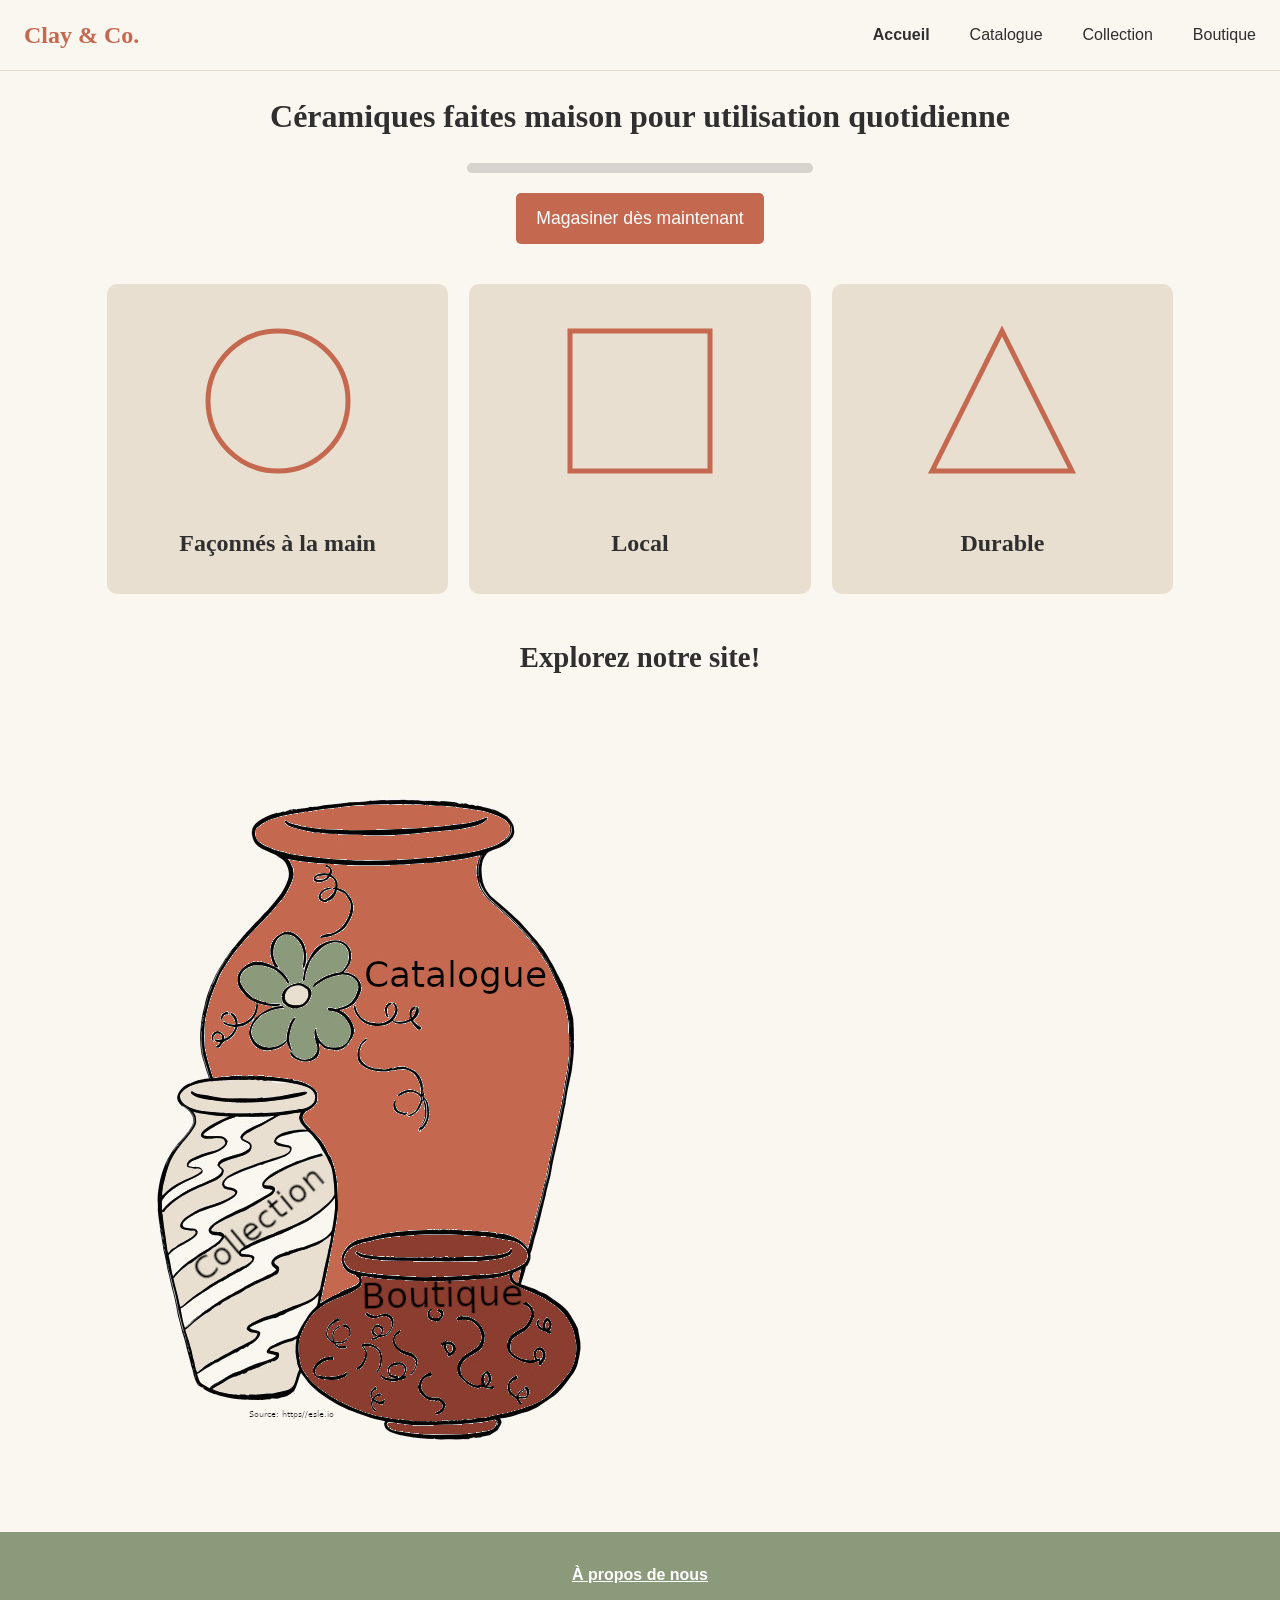
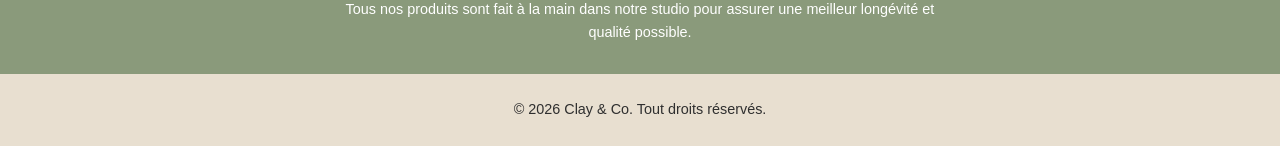
<file: pages/index.html>
<!-- Équipe 10: Félix Désilets (20377097), Jonathan Audet (20373865) -->
<!DOCTYPE html>
<html lang="fr">
	<head>
		<meta charset="UTF-8"/>
		<link rel="stylesheet" href="../styles/style.css">
		<title>Accueil</title>
		<meta name="viewport" content="width=device-width, initial-scale=1">
	</head>

	<body>
		<header>
			<div class="logo">Clay &amp; Co. </div>
			<nav> 
				<a href="./index.html"><strong>Accueil</strong></a>		
				<a href="./catalogue.html">Catalogue</a>
				<a href="./collection.html">Collection</a>
				<a href="./boutique.html">Boutique</a>
			</nav>
		</header>

		<main>
			<h1>Céramiques faites maison pour utilisation quotidienne</h1>
			
			<hr id="spacer">

				<div id="boite-bouton">
					<button type="button" onclick="window.location.href='./catalogue.html'">Magasiner dès maintenant</button>
				</div>
			
			<section id="boites">
				<div class="boite">
					<svg xmlns="http://www.w3.org/2000/svg" width="150" height="150">
						<circle cx="75" cy="75" r="70" stroke="#C4694F" fill="#E8DFD0" stroke-width="5" />
					</svg>	
					<p>Façonnés à la main</p>
				</div>

				<div class="boite">
					<svg xmlns="http://www.w3.org/2000/svg" width="150" height="150">
						<rect x="5" y="5" width="140" height="140" stroke="#C4694F" fill="#E8DFD0" stroke-width="5"/>
					</svg>
					<p>Local</p>
				</div>

				<div class="boite">
					<svg xmlns="http://www.w3.org/2000/svg" width="150" height="150">
						<polygon points= "5,145 75,5 145,145" stroke="#C4694F" fill="#E8DFD0" stroke-width="5" />
					</svg>
					<p>Durable</p>
				</div>
			</section>

			<section>
				<!-- Image Map Generated by http://www.image-map.net/ -->
				<h2>Explorez notre site!</h2>
				<img id="image-map" src="../Assets/Three-Vases-thumbnail-1754254112.jpg" usemap="#image-map" alt="ImageVases">

				<map name="image-map">
					<area target="" alt="Collection" title="Collection" href="./collection.html" coords="241,423,277,497,254,620,229,657,238,685,229,709,136,703,92,507,126,422,112,404,147,386,242,394,256,410" shape="poly">
					<area target="" alt="Boutique" title="Boutique" href="./boutique.html" coords="446,591,465,570,451,546,320,544,274,566,301,590,259,614,228,658,255,705,304,725,333,745,420,746,489,707,517,666,510,631,481,609" shape="poly">
					<area target="" alt="Catalogue" title="Catalogue" href="./catalogue.html" coords="164,265,135,336,145,388,241,394,254,409,240,425,275,499,256,615,298,594,274,566,346,541,418,543,471,560,508,355,498,285,420,195,432,159,449,147,443,125,347,110,260,115,190,129,188,154,214,164,230,184,215,212" shape="poly">
				</map>
			</section>
		</main>

		<section id="a-propos">
			<h4>À propos de nous</h4>
			<p>Tous nos produits sont fait à la main dans notre studio pour assurer une meilleur longévité et qualité possible.</p>
		</section>

		<footer class="droits">
			<p> &copy; 2026 Clay &amp; Co. Tout droits réservés.</p>
		</footer>
	</body>
</html>
</file>
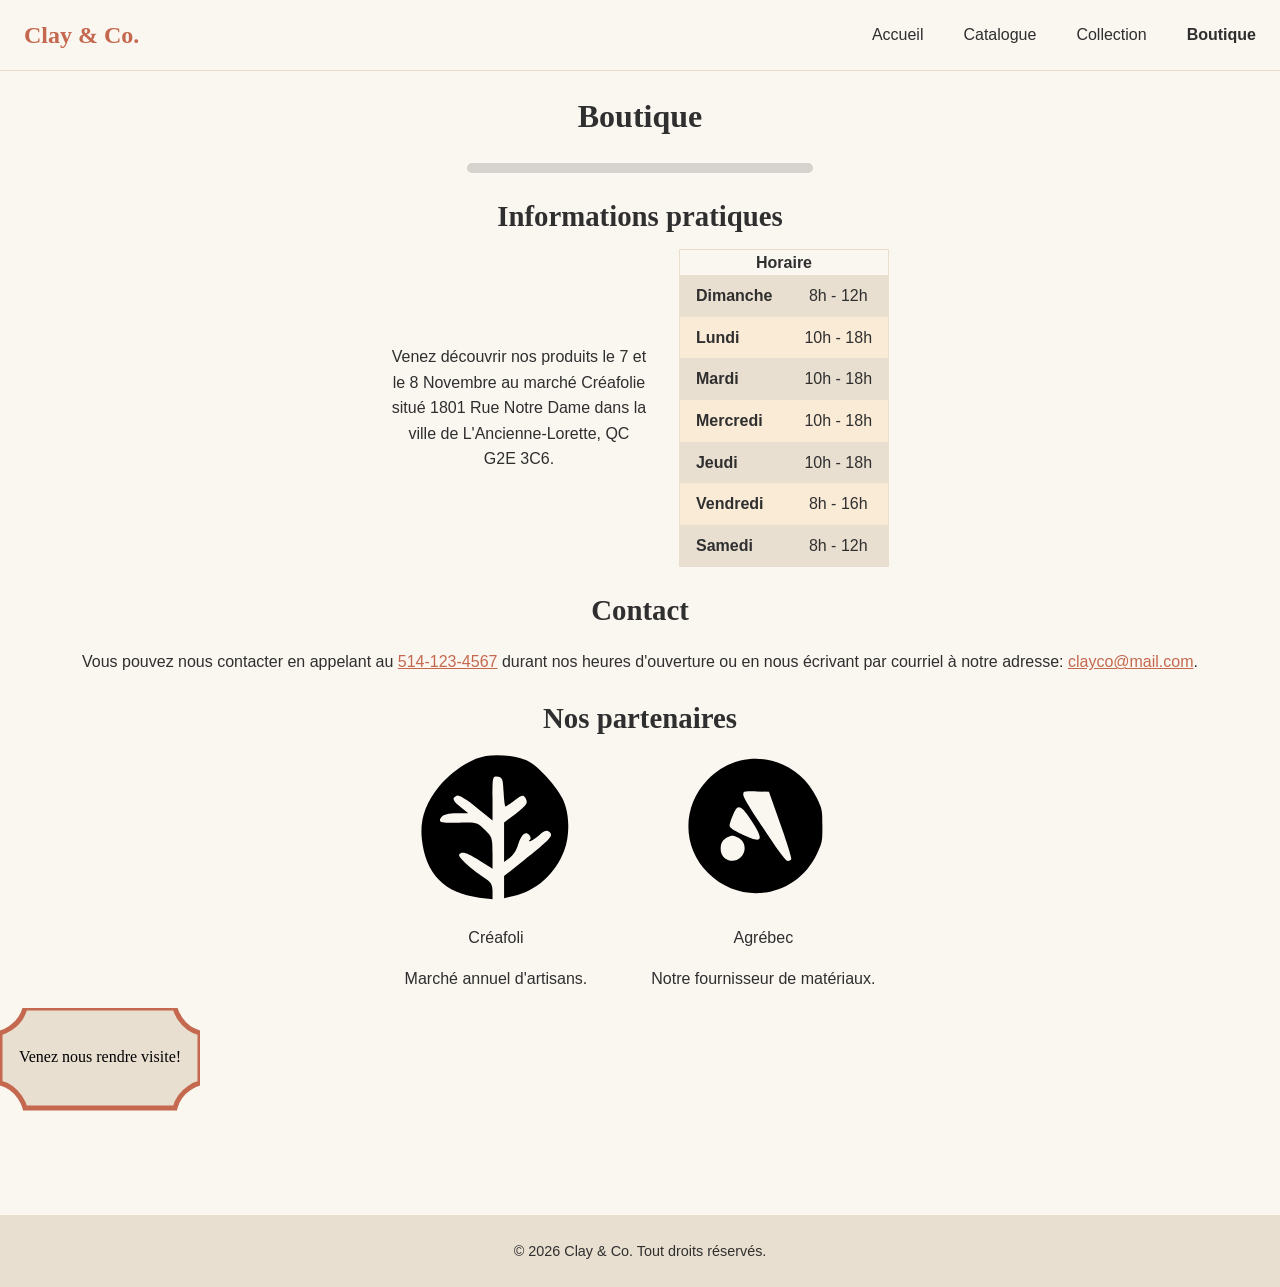
<file: pages/boutique.html>
<!-- Équipe 10: Félix Désilets (20377097), Jonathan Audet (20373865) -->
<!DOCTYPE html>
<html lang="fr">
	<head>
		<meta charset="UTF-8"/>
		<link rel="stylesheet" href="../styles/style.css">
		<title>Boutique</title>
		<meta name="viewport" content="width=device-width, initial-scale=1">
	</head>

	<body class="page-boutique">
		<header>
			<div class="logo">Clay &amp; Co. </div>
			<nav>
				<a href="./index.html">Accueil</a>		
				<a href="./catalogue.html">Catalogue</a>
				<a href="./collection.html">Collection</a>
				<a href="./boutique.html"><strong>Boutique</strong></a>
			</nav>
		</header>

		<main>
			<h1>Boutique</h1>
			
			<hr id="spacer">

			<section>
				<h2>Informations pratiques</h2>
				<div class="rangée">
					<p class="boutique-paragraphe">
						Venez découvrir nos produits le <time datetime="11-07">7</time> et le <time datetime="11-08">8</time> Novembre
						au marché Créafolie situé 1801 Rue Notre Dame dans la ville de L'Ancienne-Lorette, QC G2E 3C6.
					</p>

					<div id="div-horaire">
						<table>
							<caption>Horaire</caption>
							<tr>
								<th>Dimanche</th>
								<td><time datetime="8:00">8h</time> - <time datetime="12:00">12h</time></td>
							</tr>
							<tr>
								<th>Lundi</th>
								<td><time datetime="10:00">10h</time> - <time datetime="18:00">18h</time></td>
							</tr>	
							<tr>
								<th>Mardi</th>
								<td><time datetime="10:00">10h</time> - <time datetime="18:00">18h</time></td>
							</tr>	
							<tr>
								<th>Mercredi</th>
								<td><time datetime="10:00">10h</time> - <time datetime="18:00">18h</time></td>
							</tr>	
							<tr>
								<th>Jeudi</th>
								<td><time datetime="10:00">10h</time> - <time datetime="18:00">18h</time></td>
							</tr>
							<tr>
								<th>Vendredi</th>
								<td><time datetime="8:00">8h</time> - <time datetime="16:00">16h</time></td>
							</tr>
							<tr>
								<th>Samedi</th>
								<td><time datetime="8:00">8h</time> - <time datetime="12:00">12h</time></td>
							</tr>
						</table>
					</div>
				</div>
			</section>

			<section>
				<h2>Contact</h2>
				<p>Vous pouvez nous contacter en appelant au <a href="tel:5141234567">514-123-4567</a> durant nos heures d'ouverture ou
					en nous écrivant par courriel à notre adresse: <a href="mailto:clayco@mail.com">clayco@mail.com</a>.
				</p>
			</section>

			<section>
				<h2>Nos partenaires</h2>
				<!-- Note: les logos SVG ont été générés via le site https://svgcreator.com/ à partir de jpg trouvé sur les sites liées.-->
					<div class="grille">
						<div class="partenaire">
							<a href="https://www.marchecreafolie.com/">
								<svg xmlns="http://www.w3.org/2000/svg" width="150px" height="150px" viewBox="0 0 65 63" version="1.1">
									<path d="M 28.108 1.190 C 21.503 2.324, 13.163 7.786, 7.715 14.545 C 1.776 21.912, -0.502 28.923, 0.360 37.175 C 1.938 52.272, 10.247 60.740, 25.250 62.540 L 31 63.230 31 59.748 C 31 56.804, 30.393 55.864, 27.076 53.669 C 21.137 49.739, 15.939 44.908, 16.562 43.899 C 17.570 42.269, 19.889 42.954, 25.481 46.531 L 31 50.061 31 43.227 C 31 36.779, 30.809 36.207, 27.631 33.127 C 24.367 29.963, 24.024 29.869, 16.618 30.085 C 8.357 30.326, 7.025 29.880, 8.980 27.524 C 9.810 26.525, 12.010 25.996, 15.372 25.989 L 20.500 25.978 17.250 23.416 C 13.681 20.604, 13.211 19.240, 15.505 18.360 C 16.425 18.006, 19.724 19.976, 24.005 23.434 L 31 29.086 31 19.474 C 31 10.077, 31.051 9.868, 33.250 10.180 C 35.271 10.467, 35.530 11.136, 35.798 16.750 C 35.961 20.188, 36.329 23, 36.614 23 C 36.900 23, 38.714 21.794, 40.647 20.320 C 43.548 18.107, 44.317 17.890, 45.065 19.070 C 46.583 21.469, 46.074 22.357, 40.943 26.265 L 36 30.030 36 38.562 L 36 47.093 38.488 45.297 C 39.856 44.309, 41.434 41.865, 41.995 39.866 C 43.278 35.293, 45.279 33.427, 46.859 35.330 C 47.477 36.075, 47.687 36.980, 47.325 37.342 C 45.510 39.157, 48.605 37.669, 51.218 35.470 C 53.596 33.469, 54.519 33.186, 55.637 34.114 C 57.483 35.646, 56.222 37.045, 44.750 46.197 L 36 53.177 36 57.982 L 36 62.787 40.089 61.869 C 50 59.642, 58.257 52.232, 62.066 42.147 C 64.699 35.173, 64.354 25.560, 61.252 19.500 C 58.561 14.241, 51.831 6.676, 47.416 3.948 C 43.288 1.397, 34.343 0.119, 28.108 1.190" stroke="none" fill="black" fill-rule="evenodd"/>
								</svg>
							</a>
							<p>Créafoli</p>
							<p>Marché annuel d'artisans.</p>
						</div>

						<div class="partenaire">
							<a href="https://agrebec.ca/">
							<svg xmlns="http://www.w3.org/2000/svg" width="150px" height="150px" viewBox="0 0 101 91" version="1.1">
								<path d="M 35.335 1.423 C 26.985 3.448, 19.438 7.873, 13.181 14.412 C -4.186 32.562, -4.026 59.618, 13.552 77.169 C 36.126 99.709, 72.964 93.225, 86.785 64.280 C 90.375 56.762, 90.500 56.130, 90.500 45.500 C 90.500 34.860, 90.378 34.244, 86.765 26.678 C 77.341 6.942, 55.931 -3.572, 35.335 1.423 M 37.704 22.630 C 36.100 24.233, 37.636 27.089, 51.109 47.561 C 61.368 63.149, 65.744 69, 67.141 69 C 68.198 69, 69.293 68.400, 69.574 67.667 C 69.856 66.933, 66.578 56.471, 62.290 44.417 L 54.493 22.500 46.450 22.213 C 42.027 22.055, 38.091 22.242, 37.704 22.630 M 32.618 33.715 C 31.309 35.024, 28 43.227, 28 45.163 C 28 46.564, 30.193 48.134, 36.250 51.068 C 50.181 57.815, 51.728 55.557, 42.634 41.747 C 37.236 33.549, 34.765 31.568, 32.618 33.715 M 26.500 53.155 C 23.253 54.931, 22 57.148, 22 61.119 C 22 68.190, 30.497 71.594, 35.545 66.545 C 39.592 62.499, 38.785 55.975, 33.928 53.463 C 30.591 51.737, 29.197 51.679, 26.500 53.155" stroke="none" fill="black" fill-rule="evenodd"/>
							</svg>
							</a>
							<p>Agrébec</p>
							<p>Notre fournisseur de matériaux.</p>
						</div>
					</div>
			</section>
		</main>
		<div id="svgManuel">
			<svg width="200px" height="200px">
				<path d="
					M25 0
					L175 0
					C 175 0, 180 20, 200 25
					L200 75
					C 200 75, 180 80, 175 100
					L25 100
					C 25 100, 20 80, 0 75
					L0 25
					C 0 25, 20 20, 25 0"
				/>
				<text x="50%" y="50">Venez nous rendre visite!</text>
			</svg>
		</div>

		<footer class="droits">
			<p> &copy; 2026 Clay &amp; Co. Tout droits réservés.</p>
		</footer>
	</body>
</html>
</file>
<file: styles/style.css>
/* Équipe 10: Félix Désilets (20377097), Jonathan Audet (20373865) */
:root {
  --beige-creme: #FAF6F0;
  --beige-sable: #E8DFD0;
  --noir-charbon: #2F2F2F;
  --orange-terracota: #C4694F;
  --orange-terracota-sombre: #8B3E2F;
  --vert-sage: #8A9A7B;

  scrollbar-color: var(--vert-sage) var(--beige-creme);
}

body {
  margin: 0;
  min-height: 100vh;
  display: flex;
  flex-direction: column;
  background-color: var(--beige-creme);
  color: var(--noir-charbon);
  font-family: 'Lato', sans-serif;
  line-height: 1.6;
}

header {
  display: flex;
  justify-content: space-between;
  align-items: center;
  padding: 16px 24px;
  background-color: var(--beige-creme);
  border-bottom: 1px solid var(--beige-sable);
}

h1, h2, h3 {
  font-weight: bold;
  text-align: center;
  font-family: 'Playfair Display', serif;
  margin: 20px 0px 10px 0px;
}

h1 {
  font-size: 2rem;
}

h2 {
 font-size: 1.8rem
}

h3 {
  font-size: 1.5rem;
}

main {
  flex: 1;
  margin: 0 5%;
  font-family: 'Lato', sans-serif;
}

main a {
  color: var(--orange-terracota);
}

main a:hover {
  color: var(--orange-terracota-sombre);
}

nav { 
  display: flex;
  flex-direction: row;
  gap: 40px;
}

nav a {
  text-decoration: none;
  color: var(--noir-charbon);
}

nav a:hover {
  color: var(--orange-terracota);
}

nav a.active {
  color: var(--orange-terracota);
  font-weight: bold;
}

table {
  border-collapse: collapse;
  background-color: var(--beige-sable);
  overflow: hidden;
}

table caption {
  font-weight: bold;
}

th, td {
  padding: 8px 16px;
}

th {
  text-align: left;
}

tr:nth-child(even) {
  background-color: antiquewhite;
}

.grille {
  display: grid;
  column-gap: 64px;
  grid-auto-flow: column;
  justify-content: center;
}

.logo {
  margin: 0;
  font-family: 'Playfair Display', serif;
  font-size: 24px;
  color: var(--orange-terracota);
  font-weight: bold;
}

/* Insère le contenu par css pour qu'il soit identique entre les pages. */
/*.logo::before {
  content: "Clay & Co. ";
}*/

.droits {
  background-color: var(--beige-sable);
  color: var(--noir-charbon);
  text-align: center;
  padding: 10px;
  font-size: 0.9rem;
  margin-top: 0;
}

/* Insère le contenu par css pour qu'il soit identique entre les pages. */
/*.droits::before {
  content: "© 2026 Clay & Co. Tout droits réservés.";
}*/

.rangée {
  display: flex;
  flex-direction: row;
  text-align: center;
  align-items: center;
  justify-content: center;
  gap: 32px;
  margin: 0 auto;
}

#spacer {
  background-color: gray;
  height: 10px;
  margin: 20px 35%;
  border-radius: 10px;
  opacity: 0.3;
  border: none;
}


/* Accueil */
.boite {
  background-color: var(--beige-sable);
  flex: 1;
  padding: 4% 4% 3% 4%;
  text-align: center;
  border-radius: 10px;
}

.boite p {
  text-align: center;
  margin: 40px 0 0 0;
  color: var(--noir-charbon);
  opacity: 1;
  font-size: 1.5rem;
  font-family: 'Playfair Display', serif;
  font-weight: bold;
}

#a-propos {
  background-color: var(--vert-sage);
  color: var(--noir-charbon);
  text-align: center;
  padding: 20px 0;
  margin: 0;
  margin-bottom: 0;
}

#a-propos h4 {
  margin: 10px auto;
  color: White;
  text-decoration: underline;
}

#a-propos p {
  max-width: 600px;
  margin: 10px auto;
  color: White;
  font-size: 0.9rem;
}

#boites {
  display: flex;
  gap: 2%;
  max-width: 98%;
  margin: 20px 2%;
  padding: 20px;
}

#boites svg {
  text-align: center;
}

#boite-bouton {
  text-align: center;
  margin: 15px 0;
}

#boite-bouton button {
  background-color: var(--orange-terracota);
  color: white;
  padding: 15px 20px;
  border-radius: 5px;
  display: inline-block;
  border: none;
  font-family: inherit;
  font-size: 1.1rem;
  transition: background-color 0.2s;
}

#boite-bouton button:hover {
  background-color: #A0523D;
  cursor: pointer;
}

#boite-bouton button:active {
  background-color: var(--orange-terracota-sombre);
  transform: translateY(2px);
}

#image-map {
  display: block;
}

/* Boutique */
.page-boutique section {
  text-align: center;
}

.boutique-paragraphe {
  height: max-content;
  width: min-content;
  min-width: 20vw;
}

#div-horaire {
  width: fit-content;
  height: fit-content;
  display: flex;
  justify-content: center;
  border: 1px solid var(--beige-sable);
}

#svgManuel {
  overflow: hidden;
}

#svgManuel > svg {
  animation: déplacement-horizontale 5s infinite;
  animation-timing-function: linear;
  justify-content: center;
  position: relative;
  width: fit-content;
}

#svgManuel > svg > path {
  animation: changer-couleur-tracé 2.5s infinite;
  fill: var(--beige-sable);
  stroke: var(--orange-terracota);
  stroke-width: 5px;
}

#svgManuel > svg > text {
  x: 20;
  y: 50;
  text-align: center;
  font-family: 'Playfair Display', serif;
  text-anchor: middle;
  dominant-baseline: middle;
}

/* Catalogue */
#grille {
  display: grid;
  grid-template-columns: repeat(4, 1fr);
  gap: 20px;
  margin: 20px;
}

.produit {
  display: flex;
  align-items: center;
  flex-direction: column;
  background-color: var(--beige-sable);
  border-radius: 15px;
  border: 2px solid var(--orange-terracota)
}

.produit-image {
  width: 40%;
  height: auto;
  margin-top: 10px;
}

.produit-info {
  padding: 0 10px 10px;
  text-align: center;
  font-size: 0.9rem;
}

.produit:hover {
  transform: scale(1.2);
}


/* Collection */
.page-collection h3 {
  text-align: unset;
}

.collection-paragraphe {
  width: fit-content;
}

.collection {
  background-color: var(--vert-sage);
  border: 6px solid var(--vert-sage);
  border-radius: 10px;
  display: flex;
  flex-direction: row;
  padding: 10px;
  justify-content: center;
  width: fit-content;
  gap: 20px;
  margin: 10px auto;
}

.collection:hover {
  animation: changer-couleur-bordure 2.5s infinite;
}

.collection img {
  margin: 0px auto;
  max-width: 100%;
  width: 200px;
  height: 200px;
}

/* Animations */
@keyframes changer-couleur-bordure  {
  0% {
    border-color: var(--vert-sage);
  }
  50% {
    border-color: var(--orange-terracota);
  }
  100% {
    border-color: var(--vert-sage);
  }
}

@keyframes changer-couleur-tracé {
  0% {
    stroke: var(--vert-sage);
  }
  50% {
    stroke: var(--orange-terracota);
  }
  100% {
    stroke: var(--vert-sage);
  }
}

@keyframes déplacement-horizontale {
  from {
    left: calc(0vw - 200px); /*200px c'est la taille codé en dur de l'élément qu'on déplace.*/
  }
  to {
    left: calc(100vw + 200px); /*200px c'est la taille codé en dur de l'élément qu'on déplace.*/
  }
}


 /* Adaptations aux différentes tailles d'écrans */

 /* Petits écrans mobiles */
@media (max-width: 600px) {
  h1 {
    font-size: 1.8em;
  }
  
  h2 {
    font-size: 1.4em;
  }
  
  header {
    flex-direction: column;
    position: sticky;
    top: 0;
    z-index: 1;
  }

  /*main { 
    padding: 12px;
  }*/

  .page-catalogue img {
    max-width: 100%;
    height: auto;
  }

  .boutique-paragraphe {
    width: fit-content;
  }

  .collection {
    flex-direction: column;
  }

  .rangée {
    flex-direction: column;
  }

  #boites {
    flex-direction: column;
    gap: 20px
  }

  #grille {
    grid-template-columns: 1fr;
  }
}

/* Écrans petit-moyens - (tablettes) */
@media (min-width: 600px) and (max-width: 800px) {
  #boites {
    flex-direction: column;
    gap: 20px
  }

  #grille {
    grid-template-columns: repeat(2, 1fr);
  }
}

/* Écrans moyens-grand - (petits ordinateurs) */
@media (min-width: 800px) and (max-width: 1000px) {
  #grille {
    grid-template-columns: repeat(3, 1fr);
  }
}
</file>
